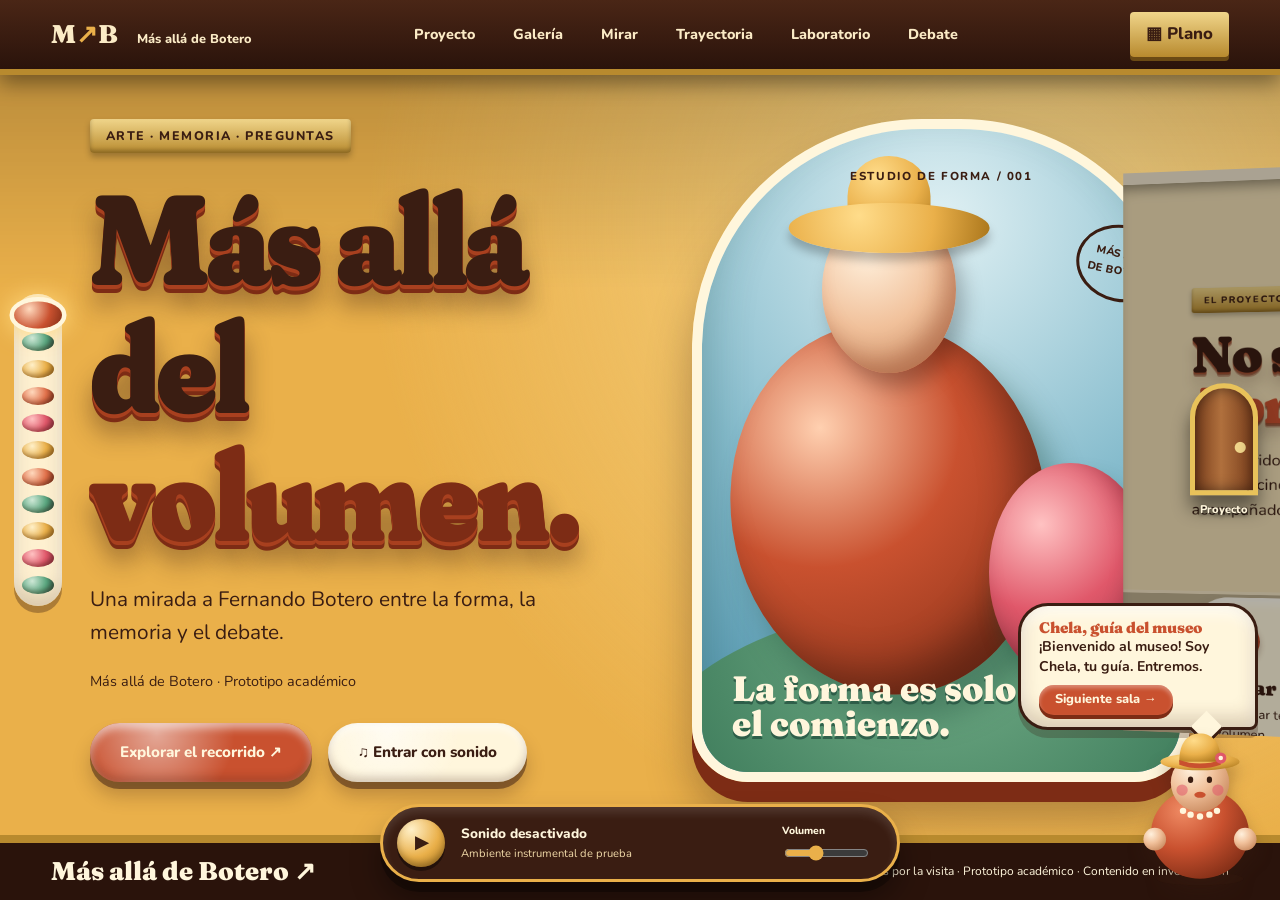
<file: index.html>
<!doctype html>
<html lang="es">
  <head>
    <meta charset="utf-8" />
    <meta name="viewport" content="width=device-width,initial-scale=1" />
    <meta name="theme-color" content="#c9512f" />
    <title>Más allá de Botero · Galería experimental</title>
    <link rel="preconnect" href="https://fonts.googleapis.com" />
    <link rel="preconnect" href="https://fonts.gstatic.com" crossorigin />
    <link
      href="https://fonts.googleapis.com/css2?family=Fraunces:opsz,wght,SOFT,WONK@9..144,900,0..100,0..1&family=Nunito:wght@400;700;800&display=swap"
      rel="stylesheet"
    />
    <link rel="stylesheet" href="estilos.css" />
    <script src="script.js" defer></script>
  </head>

  <body>
    <a class="skip" href="#contenido">Saltar al contenido</a>
    <div id="progreso" aria-hidden="true"></div>
    <header>
      <a class="marca" href="#inicio"
        >M<span>↗</span>B <small>Más allá de Botero</small></a
      ><button id="menu" aria-expanded="false" aria-controls="nav">
        Menú ☰
      </button>
      <nav id="nav" aria-label="Principal">
        <a href="#proyecto">Proyecto</a><a href="#galeria">Galería</a
        ><a href="#mirar">Mirar</a><a href="#trayectoria">Trayectoria</a
        ><a href="#laboratorio">Laboratorio</a><a href="#debate">Debate</a>
      </nav>
      <button id="plano" type="button" aria-haspopup="dialog">▦ Plano</button>
    </header>
    <main id="contenido">
      <section class="hero" id="inicio" data-sala="Entrada">
        <div class="hero-copy">
          <p class="eyebrow">ARTE · MEMORIA · PREGUNTAS</p>
          <h1>Más allá<br />del <em>volumen.</em></h1>
          <p class="lead">
            Una mirada a Fernando Botero entre la forma, la memoria y el debate.
          </p>
          <p class="muted">Más allá de Botero · Prototipo académico</p>
          <div class="acciones">
            <a class="btn" href="#galeria">Explorar el recorrido ↗</a
            ><button class="btn secundario" id="heroAudio">
              ♫ Entrar con sonido
            </button>
          </div>
        </div>
        <div
          class="poster"
          aria-label="Composición abstracta decorativa; no reproduce una obra de Botero"
        >
          <div class="orb o1"></div>
          <div class="orb o2"></div>
          <div class="orb o3"></div>
          <span class="poster-top">ESTUDIO DE FORMA / 001</span
          ><span class="poster-bottom">La forma es solo<br />el comienzo.</span
          ><span class="sello">MÁS ALLÁ<br />DE BOTERO</span>
        </div>
        <div class="boleto" aria-hidden="true">
          <b>BOLETO · ENTRADA LIBRE</b
          ><span>Recorrido por 10 salas · Más allá de Botero</span>
        </div>
      </section>
      <div class="cinta" aria-hidden="true">
        FORMA / CONTEXTO / MEMORIA / EXPRESIÓN / FORMA / CONTEXTO / MEMORIA /
        EXPRESIÓN
      </div>
      <section id="proyecto" data-sala="Sala 01 · El proyecto" class="">
        <div class="cabecera">
          <p class="eyebrow">EL PROYECTO</p>
          <h2>No solo mirar.<br /><em>Aprender a preguntar.</em></h2>
        </div>
        <div class="intro-grid">
          <p class="lead">
            Un recorrido propuesto por diez obras del Museo Botero y cinco obras
            externas o casos de debate, acompañado de imágenes, investigación y
            música.
          </p>
          <div>
            <p>
              Esta primera entrega presenta la estructura y la experiencia
              visual. Las fichas de la galería son espacios de trabajo: no son
              un catálogo verificado.
            </p>
            <p class="aviso">
              Las formas abstractas son ilustraciones del prototipo, no
              reproducciones de obras del artista.
            </p>
          </div>
        </div>
        <div class="pilares">
          <article>
            <span>01</span>
            <h3>Mirar</h3>
            <p>Observar técnica, composición y volumen.</p>
          </article>
          <article>
            <span>02</span>
            <h3>Comprender</h3>
            <p>Relacionar cada obra con su contexto.</p>
          </article>
          <article>
            <span>03</span>
            <h3>Cuestionar</h3>
            <p>Abrir preguntas sobre memoria y expresión.</p>
          </article>
        </div>
      </section>
      <section id="galeria" data-sala="Sala 02 · Galería principal" class="">
        <div class="cabecera">
          <p class="eyebrow">GALERÍA EN CONSTRUCCIÓN</p>
          <h2>Quince entradas.<br /><em>Muchas preguntas.</em></h2>
          <p>
            Recorre la sala: arrastra, usa las flechas o el deslizador. Toca la
            obra del centro para abrir su ficha.
          </p>
        </div>
        <div class="herramientas">
          <div class="filtros" role="group" aria-label="Filtrar galería">
            <button class="activo" data-filter="todos" aria-pressed="true">
              Todas · 15</button
            ><button data-filter="museo" aria-pressed="false">Museo · 10</button
            ><button data-filter="debate" aria-pressed="false">
              Fuera del museo · 5
            </button>
          </div>
          <label class="buscar"
            >⌕
            <input
              id="busqueda"
              type="search"
              placeholder="Buscar ficha…"
              aria-label="Buscar ficha"
          /></label>
        </div>
        <p id="resultados" class="muted" aria-live="polite"></p>
        <div class="sala" id="sala">
          <div
            id="obras"
            class="escena"
            role="group"
            aria-label="Sala de obras"
          ></div>
        </div>
        <div class="sala-ctl">
          <button
            class="btn secundario"
            id="prev"
            type="button"
            aria-label="Obra anterior"
          >
            ←
          </button>
          <div class="scrub">
            <output id="contador">01 / 15</output
            ><input
              type="range"
              id="scrub"
              min="0"
              max="14"
              value="0"
              aria-label="Recorrer obras"
            />
          </div>
          <button
            class="btn secundario"
            id="next"
            type="button"
            aria-label="Obra siguiente"
          >
            →
          </button>
        </div>
      </section>
      <section id="mirar" data-sala="Sala 03 · Cómo mirar" class="">
        <p class="eyebrow">CÓMO MIRAR</p>
        <h2>Cuatro preguntas<br /><em>para cada obra.</em></h2>
        <p class="ancho">
          Antes de leer la ficha, mira. Toca una tarjeta para ver la pregunta.
        </p>
        <div class="miradas">
          <button class="mirar" aria-pressed="false">
            <span class="mi-ico" aria-hidden="true"></span>
            <h3>Volumen</h3>
            <small>Toca para ver la pregunta</small>
            <p>
              ¿Dónde se concentra el peso de la figura? Compara el cuerpo con
              las manos, los pies y el rostro.
            </p>
          </button>
          <button class="mirar" aria-pressed="false">
            <span class="mi-ico" aria-hidden="true"></span>
            <h3>Color</h3>
            <small>Toca para ver la pregunta</small>
            <p>
              ¿Qué colores dominan? ¿Cómo cambiaría la escena si imaginas otros?
            </p>
          </button>
          <button class="mirar" aria-pressed="false">
            <span class="mi-ico" aria-hidden="true"></span>
            <h3>Escena</h3>
            <small>Toca para ver la pregunta</small>
            <p>
              ¿Qué ocurre? Describe lo que se ve, sin dar por hecho lo que no
              aparece.
            </p>
          </button>
          <button class="mirar" aria-pressed="false">
            <span class="mi-ico" aria-hidden="true"></span>
            <h3>Contexto</h3>
            <small>Toca para ver la pregunta</small>
            <p>
              ¿Cuándo y dónde se hizo? Busca la ficha del museo antes de
              interpretar.
            </p>
          </button>
        </div>
      </section>
      <section
        id="trayectoria"
        data-sala="Sala 04 · Trayectoria"
        class="oscuro"
      >
        <p class="eyebrow">MAPA DE INVESTIGACIÓN</p>
        <h2>Un estilo no aparece<br /><em>de un día para otro.</em></h2>
        <p>
          Estos son ejes del guion, no una periodización histórica confirmada.
          Selecciona uno para explorar las preguntas.
        </p>
        <div class="etapas" role="group" aria-label="Ejes de investigación">
          <button data-etapa="0" aria-pressed="true" class="activo">
            01 · Influencias</button
          ><button data-etapa="1" aria-pressed="false">
            02 · Lenguaje visual</button
          ><button data-etapa="2" aria-pressed="false">03 · Museo</button
          ><button data-etapa="3" aria-pressed="false">04 · Memoria</button>
        </div>
        <article id="etapaTexto" class="etapa" aria-live="polite"></article>
      </section>
      <section id="laboratorio" data-sala="Sala 05 · Laboratorio" class="">
        <div class="lab">
          <div>
            <p class="eyebrow">LABORATORIO DE VOLUMEN</p>
            <h2>Infla la figura.<br /><em>Mira qué pasa.</em></h2>
            <p>
              Mueve el control y cambia el color del vestido. Fíjate en qué
              partes crecen y cuáles se quedan pequeñas. La figura es inventada
              para este prototipo, no una obra del artista.
            </p>
            <label class="ctl" for="infla"
              >Volumen: <output id="inflaVal">100 %</output></label
            >
            <input
              type="range"
              id="infla"
              min="0.6"
              max="1.6"
              step="0.01"
              value="1"
            />
            <div class="swatches" role="group" aria-label="Color del vestido">
              <button
                style="--k: #c9512f"
                data-vestido="#c9512f"
                aria-label="Terracota"
                aria-pressed="true"
              ></button>
              <button
                style="--k: #3f7d5c"
                data-vestido="#3f7d5c"
                aria-label="Verde hoja"
                aria-pressed="false"
              ></button>
              <button
                style="--k: #4a8fa8"
                data-vestido="#4a8fa8"
                aria-label="Azul cielo"
                aria-pressed="false"
              ></button>
              <button
                style="--k: #e0586a"
                data-vestido="#e0586a"
                aria-label="Sandía"
                aria-pressed="false"
              ></button>
              <button
                style="--k: #eab04a"
                data-vestido="#eab04a"
                aria-label="Ocre"
                aria-pressed="false"
              ></button>
            </div>
          </div>
          <div
            class="lab-stage"
            id="labStage"
            role="img"
            aria-label="Figura abstracta cuyo volumen cambia con el control"
          >
            <div class="lf-pie p1"></div>
            <div class="lf-pie p2"></div>
            <div class="lf-cuerpo"></div>
            <div class="lf-mano m1"></div>
            <div class="lf-mano m2"></div>
            <div class="lf-cabeza">
              <i class="ojo"></i><i class="ojo d"></i><i class="boca"></i>
            </div>
          </div>
        </div>
      </section>
      <section id="debate" data-sala="Sala 06 · El arte incomoda" class="">
        <p class="eyebrow">EL ARTE TAMBIÉN INCOMODA</p>
        <h2>¿Representar es<br /><em>justificar?</em></h2>
        <p class="ancho">
          Preguntas de trabajo para investigar los casos sugeridos en la
          propuesta. No se presupone que hayan sido censurados.
        </p>
        <div class="debates">
          <details open>
            <summary>Abu Ghraib <span>↗</span></summary>
            <p>
              Investigar obras concretas de la serie, su contexto, las
              exposiciones y las reacciones documentadas. ¿Cómo se construye una
              denuncia visual?
            </p>
          </details>
          <details>
            <summary>El Pájaro y la memoria <span>↗</span></summary>
            <p>
              Verificar la historia de la escultura, el atentado y su
              transformación como lugar de memoria. ¿Cómo cambia el significado
              de una obra en el espacio público?
            </p>
          </details>
          <details>
            <summary>Violencia en Colombia <span>↗</span></summary>
            <p>
              Identificar títulos y fuentes de obras relacionadas con la
              violencia. ¿Qué evidencias permiten distinguir una representación
              crítica de una glorificación?
            </p>
          </details>
        </div>
      </section>
      <section id="sonido" data-sala="Sala 07 · Sala sonora" class="sonido">
        <div>
          <p class="eyebrow">PAISAJE SONORO</p>
          <h2>Otra forma<br />de <em>recorrer.</em></h2>
          <p>
            Prueba el ambiente instrumental generado para este prototipo o carga
            un archivo de audio de tu equipo. La música definitiva y sus
            permisos quedan pendientes.
          </p>
          <button id="soundMain" class="btn">▶ Escuchar ambiente</button
          ><label class="btn secundario archivo"
            >Cargar mi audio<input
              type="file"
              id="archivoAudio"
              accept="audio/*"
          /></label>
          <p id="archivoNombre" class="muted">
            Sin canciones externas incluidas.
          </p>
          <button id="volverAmbiente" class="linkbtn" hidden>
            Volver al ambiente generado
          </button>
        </div>
        <div class="visualizador" aria-hidden="true">
          <i></i><i></i><i></i><i></i><i></i><i></i><i></i><i></i><i></i><i></i
          ><i></i><i></i><i></i><i></i><i></i><i></i><i></i><i></i><i></i
          ><i></i>
        </div>
      </section>
      <section id="libreta" data-sala="Sala 08 · Libreta" class="">
        <p class="eyebrow">TU LIBRETA</p>
        <h2>Anota lo que <em>notaste.</em></h2>
        <p class="ancho">
          Escribe observaciones mientras recorres la galería. Se guardan solo en
          este navegador.
        </p>
        <div class="chips">
          <button
            class="chip"
            data-pregunta="¿Qué detalle no esperaba encontrar?"
          >
            ¿Qué detalle no esperabas?
          </button>
          <button
            class="chip"
            data-pregunta="¿Qué me dice el color de esta escena?"
          >
            ¿Qué te dice el color?
          </button>
          <button class="chip" data-pregunta="¿Qué le preguntaría al museo?">
            ¿Qué preguntarías al museo?
          </button>
        </div>
        <div class="papel">
          <textarea
            id="nota"
            rows="7"
            aria-label="Mi libreta"
            placeholder="Empieza a escribir…"
          ></textarea>
          <div class="papel-pie">
            <span id="notaCuenta" class="muted">0 caracteres</span
            ><button class="btn secundario" id="notaBorrar" type="button">
              Borrar notas
            </button>
          </div>
        </div>
      </section>
      <section id="equipo" data-sala="Sala 09 · Equipo" class="">
        <p class="eyebrow">EQUIPO</p>
        <h2>Cuatro miradas.<br /><em>Una historia.</em></h2>
        <div class="equipo">
          <article>
            <span>01 / GUION</span>
            <h3>Manuela<br />Gutiérrez</h3>
          </article>
          <article>
            <span>02 / IMÁGENES</span>
            <h3>Daniel<br />Duque</h3>
          </article>
          <article>
            <span>03 / MÚSICA</span>
            <h3>Jacobo<br />Parada</h3>
          </article>
          <article>
            <span>04 / PROGRAMACIÓN</span>
            <h3>Kevin<br />Caro</h3>
          </article>
        </div>
      </section>
      <section id="fuentes" data-sala="Sala 10 · Fuentes" class="fuentes">
        <p class="eyebrow">FUENTES Y CRÉDITOS</p>
        <h2>Investigar también es <em>citar.</em></h2>
        <p>
          Documento base: «Propuesta · Trabajo final: Más allá de Botero»,
          equipo del proyecto, 4 páginas.
        </p>
        <p>
          Por completar: fuentes de cada obra, referencias biográficas,
          procedencia de imágenes, permisos y fichas musicales. Los dibujos
          abstractos son recursos gráficos del prototipo. El ambiente sonoro se
          sintetiza mediante código y no utiliza grabaciones de terceros.
        </p>
      </section>
    </main>
    <footer>
      <a class="marca" href="#inicio">Más allá de Botero ↗</a>
      <p>
        Salida del museo · Gracias por la visita · Prototipo académico ·
        Contenido en investigación
      </p>
    </footer>
    <aside class="player" aria-label="Reproductor de música">
      <button id="play" aria-label="Reproducir ambiente">▶</button>
      <div>
        <span id="estadoAudio" role="status">Sonido desactivado</span
        ><small id="tipoAudio">Ambiente instrumental de prueba</small>
      </div>
      <label
        >Volumen<input
          id="volumen"
          type="range"
          min="0"
          max="1"
          step="0.01"
          value="0.35"
      /></label>
    </aside>
    <aside class="guia" aria-label="Guía del recorrido">
      <div class="guia-burbuja" id="guiaTexto">
        <b>Chela, guía del museo</b><span id="guiaMsg"></span
        ><button class="guia-sig" id="guiaSig" type="button">
          Siguiente sala →
        </button>
      </div>
      <button
        class="guia-btn"
        id="guiaBtn"
        aria-expanded="true"
        aria-controls="guiaTexto"
        aria-label="Mostrar u ocultar el mensaje de Chela, guía del museo"
      >
        <svg viewBox="0 0 140 170" aria-hidden="true">
          <defs>
            <radialGradient id="gV" cx=".32" cy=".25" r=".85">
              <stop offset="0" stop-color="#ef8a63" />
              <stop offset=".5" stop-color="#c9512f" />
              <stop offset="1" stop-color="#7d2c15" />
            </radialGradient>
            <radialGradient id="gP" cx=".34" cy=".28" r=".8">
              <stop offset="0" stop-color="#fff0dc" />
              <stop offset=".5" stop-color="#f1c19b" />
              <stop offset="1" stop-color="#c98a5f" />
            </radialGradient>
            <radialGradient id="gS" cx=".35" cy=".25" r=".9">
              <stop offset="0" stop-color="#ffdc8a" />
              <stop offset=".55" stop-color="#eab04a" />
              <stop offset="1" stop-color="#a8741a" />
            </radialGradient>
          </defs>
          <ellipse cx="70" cy="162" rx="46" ry="7" fill="rgba(58,29,18,.25)" />
          <ellipse cx="70" cy="114" rx="52" ry="48" fill="url(#gV)" />
          <circle cx="22" cy="120" r="12" fill="url(#gP)" />
          <circle cx="118" cy="120" r="12" fill="url(#gP)" />
          <g fill="#fff6dc">
            <circle cx="52" cy="90" r="3.4" />
            <circle cx="60" cy="94" r="3.4" />
            <circle cx="70" cy="96" r="3.4" />
            <circle cx="80" cy="94" r="3.4" />
            <circle cx="88" cy="90" r="3.4" />
          </g>
          <circle cx="70" cy="60" r="31" fill="url(#gP)" />
          <circle cx="51" cy="68" r="6" fill="#e0586a" opacity=".55" />
          <circle cx="89" cy="68" r="6" fill="#e0586a" opacity=".55" />
          <ellipse cx="60" cy="57" rx="2.8" ry="3.4" fill="#3a1d12" />
          <ellipse cx="80" cy="57" rx="2.8" ry="3.4" fill="#3a1d12" />
          <ellipse cx="70" cy="73" rx="6" ry="3.2" fill="#c9512f" />
          <ellipse cx="70" cy="38" rx="42" ry="9" fill="url(#gS)" />
          <path d="M48 38c0-22 10-30 22-30s22 8 22 30z" fill="url(#gS)" />
          <path d="M48 36c14 5 30 5 44 0v5c-14 5-30 5-44 0z" fill="#c9512f" />
          <circle cx="92" cy="34" r="6" fill="#e0586a" />
          <circle cx="92" cy="34" r="2.4" fill="#fff6dc" />
        </svg>
      </button>
    </aside>
    <audio id="audio" loop></audio>
    <dialog id="mapa">
      <button id="cerrarMapa" class="cerrar" aria-label="Cerrar plano">
        ✕
      </button>
      <h2>Plano del museo</h2>
      <p>Estás en: <b id="aqui">Entrada</b>. Toca una sala para ir.</p>
      <div class="plano" id="planoGrid"></div>
    </dialog>
    <dialog id="ficha">
      <button id="cerrar" class="cerrar" aria-label="Cerrar ficha">✕</button>
      <div id="fichaContenido"></div>
    </dialog>
  </body>
</html>
</file>
<file: estilos.css>
:root {
  --crema: #fbebc6;
  --crema2: #fff6dc;
  --ocre: #eab04a; 
  --terra: #c9512f;
  --terra-d: #7d2c15;
  --rosa: #eaa090;
  --verde: #3f7d5c;
  --verde-d: #1f4a3a;
  --azul: #86bccd;
  --azul-d: #4a8fa8;
  --cafe: #3a1d12;
  --muted: #6b4a3a;
  --em: var(--terra);
  --titulo: "Fraunces", Georgia, serif;
  --cuerpo: "Nunito", "Trebuchet MS", Arial, sans-serif;
  --inflado:
    inset 0 -10px 18px rgba(74, 38, 22, 0.2),
    inset 0 8px 14px rgba(255, 255, 255, 0.65);
  --boton:
    inset 0 -5px 8px rgba(58, 29, 18, 0.22),
    inset 0 5px 8px rgba(255, 255, 255, 0.6), 0 7px 0 rgba(58, 29, 18, 0.5);
}
* {
  box-sizing: border-box;
}
html {
  scroll-behavior: smooth;
  scroll-padding-top: 110px;
}
body {
  margin: 0;
  background: var(--ocre);
  color: var(--cafe);
  font-family: var(--cuerpo);
  font-size: 1.05rem;
  line-height: 1.6;
}
button,
input {
  font: inherit;
}
button,
a,
input,
summary {
  -webkit-tap-highlight-color: transparent;
}
button,
a,
summary {
  touch-action: manipulation;
}
a {
  color: inherit;
}
button {
  cursor: pointer;
}
:focus-visible {
  outline: 3px solid var(--cafe);
  outline-offset: 4px;
}
.oscuro :focus-visible,
.fuentes :focus-visible,
footer :focus-visible,
.player :focus-visible {
  outline-color: var(--crema);
}
h1,
h2,
h3,
p {
  margin-top: 0;
}
h1,
h2,
h3 {
  font-family: var(--titulo);
  font-weight: 900;
  font-variation-settings:
    "SOFT" 100,
    "WONK" 1;
  line-height: 1;
}
h1 {
  font-size: clamp(4rem, 10vw, 9rem);
  letter-spacing: -0.03em;
  margin-bottom: 24px;
  text-shadow:
    0 3px 0 rgba(255, 246, 220, 0.6),
    0 7px 0 rgba(125, 44, 21, 0.35),
    0 16px 24px rgba(58, 29, 18, 0.3);
}
h2 {
  font-size: clamp(2.6rem, 5.4vw, 5rem);
  letter-spacing: -0.025em;
  margin-bottom: 24px;
  text-shadow:
    0 3px 0 rgba(255, 246, 220, 0.5),
    0 7px 0 rgba(125, 44, 21, 0.22),
    0 12px 16px rgba(58, 29, 18, 0.16);
}
h3 {
  font-size: 1.7rem;
  letter-spacing: -0.01em;
}
em {
  font-style: normal;
  color: var(--em);
}
.oscuro,
.fuentes {
  --em: var(--ocre);
}
.oscuro h2,
.fuentes h2 {
  text-shadow:
    0 4px 0 rgba(0, 0, 0, 0.35),
    0 12px 18px rgba(0, 0, 0, 0.25);
}
#inicio,
#galeria,
#mirar,
#laboratorio,
#libreta,
#equipo,
#sonido {
  --em: var(--terra-d);
}

header {
  position: sticky;
  top: 10px;
  z-index: 30;
  display: flex;
  align-items: center;
  justify-content: space-between;
  margin: 12px 3% 0;
  padding: 10px 12px 10px 26px;
  border-radius: 999px;
  background: var(--crema2);
  box-shadow:
    var(--inflado),
    0 8px 0 rgba(125, 44, 21, 0.45),
    0 18px 24px rgba(58, 29, 18, 0.25);
}
.marca {
  text-decoration: none;
  font-family: var(--titulo);
  font-weight: 900;
  font-size: 1.6rem;
}
.marca span {
  color: var(--terra);
}
.marca small {
  font: 800 0.8rem var(--cuerpo);
  margin-left: 14px;
}
nav {
  display: flex;
  gap: 6px;
}
nav a {
  text-decoration: none;
  font-size: 0.9rem;
  font-weight: 800;
  padding: 9px 16px;
  border-radius: 999px;
}
nav a:hover {
  background: var(--ocre);
}
#menu {
  display: none;
}
.skip {
  position: fixed;
  top: -100px;
  z-index: 100;
  background: #fff;
  padding: 12px;
}
.skip:focus {
  top: 10px;
}
#progreso {
  position: fixed;
  top: 0;
  left: 0;
  height: 6px;
  background: var(--terra);
  border-radius: 0 6px 6px 0;
  z-index: 60;
  width: 0;
  box-shadow: 0 2px 0 var(--terra-d);
}

main {
  overflow-x: clip;
}
section {
  padding: 90px 7%;
}
main > section:not(.hero) {
  position: relative;
  margin-top: -52px;
  padding-top: 130px;
  border-radius: 72px 72px 0 0;
  box-shadow:
    inset 0 10px 0 rgba(255, 246, 220, 0.45),
    0 -18px 34px rgba(58, 29, 18, 0.25);
}
.cinta + section {
  margin-top: 0;
  border-radius: 0;
}
#proyecto,
#debate {
  background: var(--crema);
}
#mirar {
  background: var(--azul);
}
#galeria,
#libreta {
  background: var(--rosa);
}
#laboratorio,
#equipo {
  background: var(--ocre);
}
#sonido {
  background: var(--azul);
}
.oscuro {
  background: radial-gradient(circle at 15% 0, #2f6a53, var(--verde-d) 60%);
  color: var(--crema);
}
.fuentes {
  background: var(--cafe);
  color: var(--crema);
}

.hero {
  display: grid;
  grid-template-columns: 1.1fr 1fr;
  gap: 5%;
  padding-top: 50px;
  padding-bottom: 50px;
  background: radial-gradient(circle at 80% 20%, #f7d588, transparent 55%);
}
.hero-copy {
  align-self: center;
}
.eyebrow {
  display: inline-block;
  font-size: 0.78rem;
  letter-spacing: 0.04em;
  font-weight: 800;
  margin-bottom: 22px;
  padding: 7px 16px;
  border-radius: 999px;
  background: var(--cafe);
  color: var(--crema);
  box-shadow:
    inset 0 3px 5px rgba(255, 255, 255, 0.25),
    0 4px 0 rgba(0, 0, 0, 0.25);
}
.oscuro .eyebrow,
.fuentes .eyebrow {
  background: var(--ocre);
  color: var(--cafe);
}
.lead {
  font-size: 1.3rem;
  max-width: 520px;
}
.muted {
  color: var(--muted);
  font-size: 0.9rem;
}
.hero .muted,
#sonido .muted {
  color: var(--cafe);
}
.acciones {
  display: flex;
  flex-wrap: wrap;
  gap: 16px;
  margin-top: 30px;
}

.btn {
  border: 0;
  border-radius: 999px;
  background:
    radial-gradient(
      circle at 30% 18%,
      rgba(255, 255, 255, 0.5),
      transparent 48%
    ),
    var(--terra);
  color: var(--crema2);
  display: inline-flex;
  align-items: center;
  padding: 17px 30px;
  text-decoration: none;
  font-size: 0.95rem;
  font-weight: 800;
  box-shadow:
    var(--boton),
    0 14px 18px rgba(58, 29, 18, 0.25);
  transition:
    transform 0.25s cubic-bezier(0.34, 1.56, 0.64, 1),
    box-shadow 0.25s;
}
.btn:hover {
  transform: translateY(-4px) scale(1.04);
}
.btn:active {
  transform: translateY(5px);
  box-shadow: var(--boton);
}
.secundario {
  background:
    radial-gradient(
      circle at 30% 18%,
      rgba(255, 255, 255, 0.6),
      transparent 48%
    ),
    var(--crema2);
  color: var(--cafe);
}
.linkbtn {
  border: 0;
  background: transparent;
  text-decoration: underline;
  color: var(--cafe);
  font-weight: 800;
}

.poster {
  min-height: 580px;
  position: relative;
  overflow: hidden;
  background: radial-gradient(
    circle at 50% 14%,
    #dff0f3,
    var(--azul) 50%,
    var(--azul-d)
  );
  border: 10px solid var(--crema2);
  border-radius: 230px 230px 56px 56px;
  box-shadow:
    inset 0 -30px 50px rgba(31, 74, 58, 0.3),
    0 20px 0 var(--terra-d),
    0 36px 44px rgba(58, 29, 18, 0.35);
  isolation: isolate;
}
.poster:after {
  content: "";
  position: absolute;
  z-index: 0;
  left: -15%;
  bottom: -32%;
  width: 130%;
  height: 58%;
  border-radius: 50%;
  background: radial-gradient(circle at 50% 0, #79b38d, var(--verde) 62%);
}
.orb {
  position: absolute;
  z-index: 1;
  border-radius: 50%;
  transition: transform 0.4s cubic-bezier(0.34, 1.56, 0.64, 1);
}
.o1 {
  width: 66%;
  height: 58%;
  left: 6%;
  top: 30%;
  transform: rotate(-8deg);
  background: radial-gradient(
    circle at 32% 26%,
    #ffd0b0,
    var(--terra) 40%,
    #7d2c15
  );
  box-shadow:
    inset -22px -26px 40px rgba(0, 0, 0, 0.32),
    14px 26px 30px rgba(31, 74, 58, 0.4);
}
.o2 {
  width: 34%;
  height: 34%;
  right: 6%;
  bottom: 14%;
  background: radial-gradient(circle at 32% 28%, #ffc2c2, #e0586a 45%, #8e2a3c);
  box-shadow:
    inset -14px -16px 26px rgba(0, 0, 0, 0.3),
    10px 18px 22px rgba(31, 74, 58, 0.4);
}
.o3 {
  width: 28%;
  height: 26%;
  left: 25%;
  top: 12%;
  background: radial-gradient(circle at 34% 28%, #fff0dc, #f1c19b 50%, #c98a5f);
  box-shadow:
    inset -12px -14px 22px rgba(125, 44, 21, 0.35),
    8px 14px 20px rgba(0, 0, 0, 0.25);
}
.o3:before,
.o3:after,
.lf-cabeza:before,
.lf-cabeza:after {
  content: "";
  position: absolute;
  left: 50%;
  transform: translateX(-50%);
}
.o3:before,
.lf-cabeza:before {
  top: -30%;
  width: 62%;
  height: 48%;
  border-radius: 50% 50% 30% 30%;
  background: radial-gradient(
    circle at 35% 25%,
    #ffdc8a,
    var(--ocre) 55%,
    #a8741a
  );
}
.o3:after,
.lf-cabeza:after {
  top: -2%;
  width: 150%;
  height: 30%;
  border-radius: 50%;
  background: radial-gradient(
    circle at 35% 25%,
    #ffdc8a,
    var(--ocre) 55%,
    #a8741a
  );
  box-shadow: 0 8px 10px rgba(0, 0, 0, 0.25);
}
.poster:hover .o1 {
  transform: rotate(-2deg) translateY(-10px) scale(1.03);
}
.poster:hover .o2 {
  transform: translateY(-14px);
}
.poster-top,
.poster-bottom,
.sello {
  position: absolute;
  z-index: 2;
}
.poster-top {
  top: 6%;
  width: 100%;
  text-align: center;
  font-size: 0.72rem;
  font-weight: 800;
  letter-spacing: 0.14em;
  color: var(--cafe);
}
.poster-bottom {
  bottom: 30px;
  left: 30px;
  font: 900 2.2rem/1 var(--titulo);
  color: var(--crema2);
  text-shadow: 0 3px 0 rgba(31, 74, 58, 0.7);
}
.sello {
  right: 12px;
  top: 15%;
  border: 3px solid var(--cafe);
  border-radius: 50%;
  padding: 18px 10px;
  color: var(--cafe);
  font-size: 0.68rem;
  font-weight: 800;
  text-align: center;
  transform: rotate(12deg);
}
.hero-footer {
  grid-column: 1/-1;
  display: flex;
  justify-content: space-between;
  gap: 20px;
  font-size: 0.85rem;
  font-weight: 800;
  padding-top: 44px;
}
.hero-footer a {
  text-decoration: none;
}

.cinta {
  position: relative;
  z-index: 2;
  white-space: nowrap;
  overflow: hidden;
  background: var(--terra);
  color: var(--crema2);
  font-weight: 800;
  letter-spacing: 0.2em;
  padding: 20px 0;
  font-size: 0.85rem;
  border-radius: 0 0 48px 48px;
  box-shadow: inset 0 -8px 14px rgba(0, 0, 0, 0.25);
}

.intro-grid {
  display: grid;
  grid-template-columns: 1fr 1fr;
  gap: 10%;
}
.aviso {
  font-size: 0.9rem;
  border-left: 6px solid var(--terra);
  border-radius: 4px;
  padding-left: 16px;
}
.pilares {
  display: grid;
  grid-template-columns: repeat(3, 1fr);
  gap: 28px;
  margin-top: 44px;
}
.pilares article {
  background: var(--crema2);
  border-radius: 48px;
  padding: 30px;
  box-shadow:
    var(--inflado),
    0 16px 24px rgba(58, 29, 18, 0.22);
}
.pilares span {
  display: grid;
  place-items: center;
  width: 58px;
  height: 58px;
  border-radius: 50%;
  background: radial-gradient(
    circle at 32% 26%,
    #ffd9bd,
    var(--terra) 55%,
    var(--terra-d)
  );
  color: var(--crema2);
  font-weight: 800;
  box-shadow: 0 5px 8px rgba(58, 29, 18, 0.3);
}
.pilares article:nth-child(2) span {
  background: radial-gradient(
    circle at 32% 26%,
    #cfe8d6,
    var(--verde) 55%,
    var(--verde-d)
  );
}
.pilares article:nth-child(3) span {
  background: radial-gradient(
    circle at 32% 26%,
    #e6f5f8,
    var(--azul-d) 60%,
    #2b5f73
  );
}
.pilares h3 {
  margin: 20px 0 10px;
}

.herramientas {
  display: flex;
  justify-content: space-between;
  flex-wrap: wrap;
  gap: 18px;
  margin: 30px 0 15px;
}
.filtros {
  display: flex;
  gap: 12px;
  flex-wrap: wrap;
}
.filtros button,
.etapas button,
.chip {
  padding: 14px 26px;
  border: 0;
  border-radius: 999px;
  background: var(--crema2);
  color: var(--cafe);
  font-size: 0.9rem;
  font-weight: 800;
  box-shadow: var(--boton);
  transition: transform 0.25s cubic-bezier(0.34, 1.56, 0.64, 1);
}
.filtros button:hover,
.etapas button:hover,
.chip:hover {
  transform: translateY(-3px);
}
.filtros button:active,
.etapas button:active,
.chip:active {
  transform: translateY(4px);
  box-shadow:
    inset 0 5px 8px rgba(58, 29, 18, 0.25),
    0 3px 0 rgba(58, 29, 18, 0.5);
}
.filtros .activo {
  background: var(--terra);
  color: var(--crema2);
}
.buscar {
  display: flex;
  align-items: center;
  gap: 8px;
  background: var(--crema2);
  border-radius: 999px;
  padding: 10px 22px;
  font-weight: 800;
  box-shadow:
    inset 0 5px 10px rgba(58, 29, 18, 0.25),
    0 3px 0 rgba(255, 255, 255, 0.5);
}
.buscar input {
  background: transparent;
  border: 0;
  width: 160px;
  color: var(--cafe);
  outline-offset: 8px;
}
#resultados {
  color: var(--cafe);
}

.obras {
  display: grid;
  grid-template-columns: repeat(3, 1fr);
  gap: 36px 28px;
  margin-top: 20px;
}
.obra {
  display: block;
  width: 100%;
  text-align: left;
  border: 0;
  background: radial-gradient(circle at 25% 0, #fffdf3, var(--crema2) 60%);
  color: inherit;
  padding: 18px 18px 22px;
  border-radius: 52px;
  box-shadow:
    var(--inflado),
    0 18px 28px rgba(58, 29, 18, 0.3);
  transition: transform 0.3s cubic-bezier(0.34, 1.56, 0.64, 1);
}
.obra:hover {
  transform: translateY(-8px) scale(1.02);
}
.obra:active {
  transform: translateY(0);
}
.miniatura {
  height: 270px;
  overflow: hidden;
  position: relative;
  background:
    radial-gradient(
      circle at 50% 110%,
      rgba(255, 255, 255, 0.4),
      transparent 60%
    ),
    var(--c);
  border-radius: 30px;
  margin: 12px 12px 16px;
  box-shadow:
    0 0 0 9px #e2b24f,
    0 0 0 12px #8a5a14,
    0 12px 16px 12px rgba(58, 29, 18, 0.2),
    inset 0 -14px 24px rgba(0, 0, 0, 0.18),
    inset 0 6px 10px rgba(255, 255, 255, 0.4);
}
.miniatura:after,
.miniatura:before {
  content: "";
  position: absolute;
  border-radius: 50%;
  transition: transform 0.4s cubic-bezier(0.34, 1.56, 0.64, 1);
}
.miniatura:after {
  width: 66%;
  height: 72%;
  left: 17%;
  bottom: -18%;
  transform: rotate(calc(var(--rot) / 4));
  background:
    radial-gradient(
      circle at 34% 26%,
      rgba(255, 255, 255, 0.55),
      transparent 42%
    ),
    color-mix(in srgb, var(--c) 40%, #3a1d12);
  box-shadow: inset -18px -22px 30px rgba(0, 0, 0, 0.35);
}
.miniatura:before {
  z-index: 1;
  width: 30%;
  aspect-ratio: 1;
  left: 35%;
  top: 14%;
  background: radial-gradient(circle at 34% 28%, #fff0dc, #f1c19b 50%, #c98a5f);
  box-shadow:
    inset -8px -10px 14px rgba(125, 44, 21, 0.35),
    0 8px 10px rgba(0, 0, 0, 0.25);
}
.obra:hover .miniatura:after {
  transform: rotate(0) scale(1.07);
}
.obra:hover .miniatura:before {
  transform: translateY(-6px);
}
.num {
  position: absolute;
  top: 16px;
  left: 18px;
  z-index: 2;
  color: var(--cafe);
  font-size: 0.85rem;
  font-weight: 800;
  background: var(--crema2);
  padding: 2px 12px;
  border-radius: 999px;
}
.placeholder {
  position: absolute;
  bottom: 14px;
  left: 50%;
  transform: translateX(-50%);
  white-space: nowrap;
  z-index: 2;
  background: var(--cafe);
  color: var(--crema2);
  font-size: 0.62rem;
  font-weight: 800;
  letter-spacing: 0.06em;
  padding: 4px 12px;
  border-radius: 999px;
}
.obra h3 {
  font-size: 1.45rem;
  margin: 18px 6px 6px;
}
.obra p {
  font-size: 0.82rem;
  color: var(--muted);
  margin: 0 6px;
}

.oscuro > p {
  max-width: 700px;
}
.etapas {
  display: flex;
  gap: 14px;
  flex-wrap: wrap;
  margin: 32px 0;
}
.etapas .activo {
  background: var(--ocre);
  color: var(--cafe);
}
.etapa {
  padding: 32px 36px;
  min-height: 190px;
  max-width: 820px;
  border-radius: 48px;
  background: rgba(255, 246, 220, 0.1);
  box-shadow:
    inset 0 8px 18px rgba(255, 255, 255, 0.12),
    inset 0 -12px 22px rgba(0, 0, 0, 0.28);
}
.etapa h3 {
  font-size: 2.1rem;
}
.ancho {
  max-width: 700px;
}
.debates {
  margin-top: 36px;
  display: grid;
  gap: 18px;
}
details {
  background: var(--crema2);
  border-radius: 40px;
  padding: 24px 30px;
  box-shadow:
    var(--inflado),
    0 12px 0 rgba(125, 44, 21, 0.3);
}
summary {
  font: 900 1.7rem var(--titulo);
  font-variation-settings: "SOFT" 100;
  cursor: pointer;
  list-style: none;
  display: flex;
  justify-content: space-between;
  align-items: center;
  gap: 16px;
}
summary::-webkit-details-marker {
  display: none;
}
summary span {
  display: grid;
  place-items: center;
  flex: none;
  width: 46px;
  height: 46px;
  border-radius: 50%;
  background: radial-gradient(
    circle at 32% 26%,
    #ffd9bd,
    var(--terra) 55%,
    var(--terra-d)
  );
  color: var(--crema2);
  font-size: 1.1rem;
  transition: transform 0.3s cubic-bezier(0.34, 1.56, 0.64, 1);
}
details[open] summary span {
  transform: rotate(90deg);
}
details p {
  max-width: 750px;
  margin: 18px 0 0;
}

.sonido {
  display: grid;
  grid-template-columns: 1fr 1fr;
  gap: 50px;
}
.sonido p {
  max-width: 550px;
}
.sonido .btn {
  margin: 8px 12px 8px 0;
}
.archivo {
  cursor: pointer;
  position: relative;
}
.archivo input {
  position: absolute;
  width: 1px;
  height: 1px;
  opacity: 0;
}
.archivo:focus-within {
  outline: 3px solid var(--cafe);
  outline-offset: 4px;
}
.visualizador {
  display: flex;
  align-items: flex-end;
  justify-content: center;
  gap: 9px;
  min-height: 260px;
  padding-bottom: 10px;
}
.visualizador i {
  width: 20px;
  height: 40px;
  background:
    radial-gradient(
      circle at 30% 20%,
      rgba(255, 255, 255, 0.55),
      transparent 50%
    ),
    var(--terra);
  border-radius: 999px;
  box-shadow: inset -4px -6px 8px rgba(0, 0, 0, 0.25);
  transform: scaleY(0.6);
  transform-origin: bottom;
  animation: onda 1.1s ease-in-out infinite alternate;
  animation-play-state: paused;
}
.visualizador i:nth-child(3n) {
  background-color: var(--verde);
}
.visualizador i:nth-child(3n + 1) {
  background-color: var(--ocre);
}
.sonando .visualizador i {
  animation-play-state: running;
}
.visualizador i:nth-child(3n) {
  height: 140px;
  animation-delay: -0.7s;
}
.visualizador i:nth-child(3n + 1) {
  height: 90px;
  animation-delay: -0.3s;
}
.visualizador i:nth-child(4n) {
  height: 190px;
  animation-delay: -0.9s;
}
@keyframes onda {
  to {
    transform: scaleY(1);
  }
}

.equipo {
  display: grid;
  grid-template-columns: repeat(4, 1fr);
  gap: 24px;
  margin-top: 40px;
}
.equipo article {
  background: var(--crema2);
  border-radius: 60px 60px 40px 40px;
  padding: 26px 24px 30px;
  box-shadow:
    var(--inflado),
    0 14px 22px rgba(58, 29, 18, 0.25);
}
.equipo article:before {
  content: "";
  display: block;
  width: 76px;
  aspect-ratio: 1;
  border-radius: 50%;
  margin-bottom: 16px;
  background: radial-gradient(circle at 34% 28%, #fff0dc, #f1c19b 50%, #c98a5f);
  box-shadow:
    inset -8px -10px 14px rgba(125, 44, 21, 0.35),
    0 8px 10px rgba(58, 29, 18, 0.25);
}
.equipo span {
  font-size: 0.72rem;
  font-weight: 800;
  letter-spacing: 0.06em;
  color: var(--muted);
}
.equipo h3 {
  margin-top: 14px;
  font-size: 1.9rem;
}
.fuentes p {
  max-width: 800px;
}

footer {
  background: var(--terra-d);
  color: var(--crema2);
  padding: 44px 7% 140px;
  position: relative;
  margin-top: -30px;
  border-radius: 56px 56px 0 0;
}
footer p {
  font-size: 0.85rem;
  margin-top: 15px;
}

.player {
  position: fixed;
  bottom: 18px;
  left: 50%;
  transform: translateX(-50%);
  z-index: 40;
  display: flex;
  gap: 16px;
  align-items: center;
  background: var(--cafe);
  color: var(--crema2);
  padding: 12px 26px 12px 14px;
  border: 3px solid var(--ocre);
  border-radius: 999px;
  box-shadow:
    inset 0 6px 10px rgba(255, 255, 255, 0.12),
    0 10px 0 rgba(0, 0, 0, 0.3),
    0 20px 30px rgba(0, 0, 0, 0.35);
  max-width: 95vw;
  width: 520px;
}
.player button {
  border: 0;
  background: radial-gradient(
    circle at 30% 22%,
    #fff0c8,
    var(--ocre) 55%,
    #a8741a
  );
  color: var(--cafe);
  border-radius: 50%;
  width: 48px;
  height: 48px;
  flex-shrink: 0;
  font-weight: 800;
  box-shadow:
    inset 0 -4px 6px rgba(0, 0, 0, 0.25),
    0 4px 0 rgba(0, 0, 0, 0.4);
  transition: transform 0.2s;
}
.player button:hover {
  transform: scale(1.08);
}
.player div {
  flex: 1;
  min-width: 0;
}
.player span {
  font-size: 0.85rem;
  display: block;
  font-weight: 800;
}
.player small {
  display: block;
  font-size: 0.7rem;
  white-space: nowrap;
  overflow: hidden;
  text-overflow: ellipsis;
  color: #f0d9a8;
}
.player label {
  font-size: 0.65rem;
  display: grid;
  gap: 3px;
  font-weight: 800;
}
.player input {
  width: 85px;
  accent-color: var(--ocre);
}

dialog {
  border: 0;
  border-radius: 56px;
  max-width: 660px;
  width: 90%;
  max-height: 85vh;
  overflow: auto;
  padding: 48px;
  background: var(--crema2);
  color: var(--cafe);
  box-shadow:
    var(--inflado),
    0 24px 60px rgba(0, 0, 0, 0.5);
}
dialog::backdrop {
  background: rgba(31, 74, 58, 0.8);
  backdrop-filter: blur(7px);
}
dialog h2 {
  font-size: 2.7rem;
}
dialog li {
  margin: 10px 0;
}
.cerrar {
  position: absolute;
  top: 18px;
  right: 18px;
  border: 0;
  background: var(--ocre);
  border-radius: 50%;
  width: 44px;
  height: 44px;
  display: grid;
  place-items: center;
  font-size: 1.1rem;
  font-weight: 800;
  box-shadow: var(--boton);
  transition: transform 0.2s;
}
.cerrar:hover {
  transform: scale(1.08);
  background: var(--terra);
  color: var(--crema2);
}

.guia {
  position: fixed;
  right: 14px;
  bottom: 14px;
  z-index: 35;
  display: flex;
  flex-direction: column;
  align-items: flex-end;
}
.guia-burbuja {
  position: relative;
  max-width: 240px;
  margin: 0 8px -4px 0;
  background: var(--crema2);
  border: 3px solid var(--cafe);
  border-radius: 30px 30px 8px 30px;
  padding: 12px 18px;
  font-size: 0.88rem;
  font-weight: 700;
  line-height: 1.4;
  box-shadow:
    var(--inflado),
    0 8px 0 rgba(58, 29, 18, 0.25);
}
.guia-burbuja b {
  display: block;
  font: 900 0.95rem var(--titulo);
  color: var(--terra);
}
.guia-burbuja:after {
  content: "";
  position: absolute;
  right: 36px;
  bottom: -14px;
  width: 22px;
  height: 22px;
  background: var(--crema2);
  border-right: 3px solid var(--cafe);
  border-bottom: 3px solid var(--cafe);
  transform: rotate(45deg);
  border-radius: 0 0 6px 0;
}
.guia.callada .guia-burbuja {
  display: none;
}
.guia-btn {
  border: 0;
  background: transparent;
  padding: 0;
  border-radius: 50%;
}
.guia-btn svg {
  display: block;
  width: 132px;
  height: auto;
  overflow: visible;
  filter: drop-shadow(0 10px 8px rgba(58, 29, 18, 0.3));
  transform-origin: 50% 100%;
  transition: transform 0.3s cubic-bezier(0.34, 1.56, 0.64, 1);
}
.guia-btn:hover svg {
  transform: scale(1.06) rotate(-3deg);
}
.guia.habla .guia-btn svg {
  animation: bote 0.7s;
}
@keyframes bote {
  0% {
    transform: none;
  }
  25% {
    transform: scale(1.08, 0.9);
  }
  55% {
    transform: scale(0.95, 1.08) translateY(-10px);
  }
  80% {
    transform: scale(1.03, 0.98);
  }
  100% {
    transform: none;
  }
}

/* nuevas secciones */
.miradas {
  display: grid;
  grid-template-columns: repeat(4, 1fr);
  gap: 24px;
  margin-top: 40px;
}
.mirar {
  border: 0;
  text-align: left;
  color: inherit;
  background: var(--crema2);
  border-radius: 60px 60px 40px 40px;
  padding: 28px;
  min-height: 270px;
  box-shadow:
    var(--inflado),
    0 16px 24px rgba(58, 29, 18, 0.25);
  transition: transform 0.3s cubic-bezier(0.34, 1.56, 0.64, 1);
}
.mirar:hover {
  transform: translateY(-6px) rotate(-1deg);
}
.mirar[aria-pressed="true"] {
  background: #fff;
}
.mi-ico {
  display: block;
  width: 64px;
  aspect-ratio: 1;
  border-radius: 50%;
  margin-bottom: 18px;
  background: radial-gradient(
    circle at 32% 26%,
    #ffd9bd,
    var(--terra) 55%,
    var(--terra-d)
  );
  box-shadow: 0 6px 10px rgba(58, 29, 18, 0.3);
}
.mirar:nth-child(2) .mi-ico {
  background: radial-gradient(
    circle at 32% 26%,
    #fff0c8,
    var(--ocre) 55%,
    #a8741a
  );
}
.mirar:nth-child(3) .mi-ico {
  background: radial-gradient(
    circle at 32% 26%,
    #cfe8d6,
    var(--verde) 55%,
    var(--verde-d)
  );
}
.mirar:nth-child(4) .mi-ico {
  background: radial-gradient(
    circle at 32% 26%,
    #e6f5f8,
    var(--azul-d) 60%,
    #2b5f73
  );
}
.mirar small {
  display: block;
  color: var(--muted);
  font-weight: 700;
  margin-top: 10px;
}
.mirar p {
  display: none;
  margin: 12px 0 0;
  font-weight: 700;
}
.mirar[aria-pressed="true"] p {
  display: block;
}
.mirar[aria-pressed="true"] small {
  display: none;
}
.lab {
  display: grid;
  grid-template-columns: 1fr 1fr;
  gap: 6%;
  align-items: center;
}
.ctl {
  display: block;
  font-weight: 800;
  margin-top: 26px;
}
#infla {
  width: 100%;
  accent-color: var(--terra);
  margin: 10px 0 24px;
}
.swatches {
  display: flex;
  gap: 14px;
  flex-wrap: wrap;
}
.swatches button {
  width: 48px;
  height: 48px;
  border-radius: 50%;
  border: 0;
  background:
    radial-gradient(
      circle at 32% 26%,
      rgba(255, 255, 255, 0.6),
      transparent 45%
    ),
    var(--k);
  box-shadow:
    inset -5px -7px 10px rgba(0, 0, 0, 0.3),
    0 5px 0 rgba(58, 29, 18, 0.45);
}
.swatches button[aria-pressed="true"] {
  outline: 3px solid var(--cafe);
  outline-offset: 4px;
}
.lab-stage {
  --inf: 1;
  --vestido: #c9512f;
  position: relative;
  height: 410px;
  border-radius: 200px 200px 56px 56px;
  background: radial-gradient(
    circle at 50% 18%,
    #dff0f3,
    var(--azul) 55%,
    var(--azul-d)
  );
  border: 10px solid var(--crema2);
  box-shadow:
    inset 0 -30px 40px rgba(31, 74, 58, 0.3),
    0 18px 0 var(--terra-d),
    0 32px 40px rgba(58, 29, 18, 0.35);
  overflow: hidden;
}
.lab-stage > * {
  position: absolute;
  left: 50%;
  transform: translateX(-50%);
}
.lf-pie {
  bottom: 12px;
  width: 36px;
  height: 18px;
  border-radius: 50%;
  background: var(--cafe);
}
.lf-pie.p1 {
  left: calc(50% - 30px);
}
.lf-pie.p2 {
  left: calc(50% + 30px);
}
.lf-cuerpo {
  bottom: 26px;
  width: calc(150px * var(--inf));
  height: calc(135px * var(--inf));
  border-radius: 50%;
  background:
    radial-gradient(
      circle at 34% 26%,
      rgba(255, 255, 255, 0.5),
      transparent 42%
    ),
    var(--vestido);
  box-shadow:
    inset -18px -22px 30px rgba(0, 0, 0, 0.35),
    12px 20px 24px rgba(31, 74, 58, 0.35);
}
.lf-mano {
  width: 26px;
  height: 26px;
  border-radius: 50%;
  bottom: calc(26px + 42px * var(--inf));
  background: radial-gradient(circle at 34% 28%, #fff0dc, #f1c19b 55%, #c98a5f);
  box-shadow: inset -4px -5px 7px rgba(125, 44, 21, 0.35);
}
.lf-mano.m1 {
  left: calc(50% - 76px * var(--inf) - 6px);
}
.lf-mano.m2 {
  left: calc(50% + 76px * var(--inf) + 6px);
}
.lf-cabeza {
  bottom: calc(26px + 135px * var(--inf) - 24px);
  width: calc(66px * var(--inf));
  aspect-ratio: 1;
  border-radius: 50%;
  background: radial-gradient(circle at 34% 28%, #fff0dc, #f1c19b 50%, #c98a5f);
  box-shadow:
    inset -10px -12px 18px rgba(125, 44, 21, 0.35),
    8px 12px 16px rgba(0, 0, 0, 0.25);
}
.lf-cabeza i {
  position: absolute;
  display: block;
}
.ojo {
  width: 7px;
  height: 9px;
  border-radius: 50%;
  background: var(--cafe);
  top: 42%;
  left: 30%;
}
.ojo.d {
  left: auto;
  right: 30%;
}
.boca {
  width: 14px;
  height: 7px;
  border-radius: 50%;
  background: var(--terra);
  left: 50%;
  bottom: 20%;
  transform: translateX(-50%);
}
.chips {
  display: flex;
  flex-wrap: wrap;
  gap: 14px;
  margin: 28px 0;
}
.chip {
  font-size: 0.9rem;
}
.papel {
  background: var(--crema2);
  border-radius: 48px;
  padding: 26px;
  box-shadow:
    var(--inflado),
    0 14px 24px rgba(58, 29, 18, 0.25);
  max-width: 820px;
}
.papel textarea {
  display: block;
  width: 100%;
  border: 0;
  border-radius: 24px;
  padding: 6px 18px;
  resize: vertical;
  font: 700 1rem/33px var(--cuerpo);
  color: var(--cafe);
  background: repeating-linear-gradient(
    transparent 0 31px,
    rgba(201, 81, 47, 0.28) 31px 33px
  );
}
.papel-pie {
  display: flex;
  justify-content: space-between;
  align-items: center;
  gap: 16px;
  margin-top: 16px;
}
main > section:not(.hero):after {
  content: "";
  position: absolute;
  z-index: 1;
  pointer-events: none;
  top: -38px;
  right: 8%;
  width: 96px;
  aspect-ratio: 1;
  border-radius: 50%;
  background: radial-gradient(
    circle at 34% 28%,
    #fff0d0,
    var(--fc, #e0704a) 45%,
    rgba(0, 0, 0, 0.35)
  );
  box-shadow:
    inset -10px -12px 18px rgba(0, 0, 0, 0.25),
    0 10px 14px rgba(58, 29, 18, 0.3);
}
main > section:nth-of-type(even):after {
  right: auto;
  left: 8%;
}
main > section:nth-of-type(3n):after {
  --fc: #e0586a;
}
main > section:nth-of-type(3n + 1):after {
  --fc: #5aa67f;
}
main > section:nth-of-type(3n + 2):after {
  --fc: #f0bb52;
}
.cinta + section:after {
  display: none;
}
@media (max-width: 900px) {
  .miradas {
    grid-template-columns: repeat(2, 1fr);
  }
}
@media (max-width: 650px) {
  .miradas,
  .lab {
    grid-template-columns: 1fr;
  }
  .lab-stage {
    height: 370px;
  }
  main > section:not(.hero):after {
    width: 64px;
    top: -26px;
  }
}
.reveal {
  transition:
    opacity 0.6s,
    transform 0.6s;
}
.js .reveal.pendiente {
  opacity: 0;
  transform: translateY(22px);
}

@media (min-width: 1500px) {
  section {
    padding-left: max(7%, calc((100vw - 1300px) / 2));
    padding-right: max(7%, calc((100vw - 1300px) / 2));
  }
}
@media (max-width: 900px) {
  .marca small {
    display: none;
  }
  .hero {
    gap: 30px;
  }
  .poster {
    min-height: 480px;
  }
  .obras,
  .equipo {
    grid-template-columns: repeat(2, 1fr);
  }
  .sonido {
    gap: 20px;
  }
  .visualizador {
    gap: 5px;
  }
  .guia {
    bottom: 96px;
  }
}
@media (max-width: 650px) {
  section {
    padding: 60px 6%;
  }
  main > section:not(.hero) {
    padding-top: 100px;
    border-radius: 48px 48px 0 0;
  }
  header {
    padding: 8px 10px 8px 20px;
    margin: 10px 3% 0;
  }
  #menu {
    display: block;
    background: var(--ocre);
    border: 0;
    padding: 10px 18px;
    font-weight: 800;
    color: var(--cafe);
    border-radius: 999px;
    box-shadow: var(--boton);
  }
  nav {
    display: none;
    position: absolute;
    top: calc(100% + 14px);
    left: 0;
    right: 0;
    background: var(--crema2);
    padding: 16px;
    flex-direction: column;
    border-radius: 36px;
    box-shadow:
      var(--inflado),
      0 14px 24px rgba(58, 29, 18, 0.3);
  }
  nav.abierto {
    display: flex;
  }
  .hero {
    grid-template-columns: 1fr;
    padding-top: 34px;
  }
  .poster {
    min-height: 400px;
    max-width: 450px;
    width: 100%;
    margin: auto;
    border-radius: 170px 170px 48px 48px;
  }
  .hero-footer {
    flex-wrap: wrap;
    font-size: 0.75rem;
  }
  .intro-grid,
  .sonido {
    grid-template-columns: 1fr;
  }
  .pilares {
    grid-template-columns: 1fr;
  }
  .obras,
  .equipo {
    grid-template-columns: 1fr;
  }
  .miniatura {
    height: 230px;
  }
  .visualizador {
    min-height: 180px;
  }
  .player {
    gap: 9px;
    padding: 10px 14px 10px 10px;
  }
  .player label input {
    width: 65px;
  }
  dialog {
    padding: 44px 24px;
    border-radius: 36px;
  }
  .guia-btn svg {
    width: 96px;
  }
  .guia-burbuja {
    max-width: 190px;
    font-size: 0.8rem;
    padding: 10px 14px;
  }
}
/* v3: volumen, sala 3D y navegación */
h1 {
  text-shadow:
    0 2px 0 #a8401f,
    0 4px 0 #a8401f,
    0 6px 0 #7d2c15,
    0 8px 0 #7d2c15,
    0 20px 26px rgba(58, 29, 18, 0.45);
}
h2 {
  text-shadow:
    0 2px 0 rgba(168, 64, 31, 0.55),
    0 4px 0 rgba(125, 44, 21, 0.45),
    0 6px 0 rgba(125, 44, 21, 0.35),
    0 16px 18px rgba(58, 29, 18, 0.22);
}
main > section:not(.hero) {
  isolation: isolate;
}
main > section:not(.hero):before {
  content: "";
  position: absolute;
  inset: 0;
  z-index: -1;
  border-radius: inherit;
  pointer-events: none;
  background: radial-gradient(
    120% 50% at 50% 0,
    rgba(255, 255, 255, 0.32),
    transparent 70%
  );
}
.oscuro:before,
.fuentes:before {
  opacity: 0.3;
}
.o1 {
  translate: calc(var(--px, 0) * -18px) calc(var(--py, 0) * -12px);
}
.o2 {
  translate: calc(var(--px, 0) * 26px) calc(var(--py, 0) * 16px);
}
.o3 {
  translate: calc(var(--px, 0) * -32px) calc(var(--py, 0) * -20px);
}
.tilt {
  transform: perspective(800px) rotateX(var(--rx, 0deg))
    rotateY(var(--ry, 0deg));
  transition: transform 0.25s ease-out;
}
header {
  transition: transform 0.45s cubic-bezier(0.3, 1.3, 0.5, 1);
}
header.oculto {
  transform: translateY(calc(-100% - 30px));
}
nav a.actual {
  background: var(--terra);
  color: var(--crema2);
}
.rail {
  position: fixed;
  right: 14px;
  top: 40%;
  transform: translateY(-50%);
  z-index: 34;
  display: flex;
  flex-direction: column;
  gap: 11px;
  padding: 14px 9px;
  background: rgba(255, 246, 220, 0.92);
  border-radius: 999px;
  box-shadow:
    var(--inflado),
    0 7px 0 rgba(58, 29, 18, 0.35);
}
.rail a {
  position: relative;
  display: block;
  width: 14px;
  height: 14px;
  border-radius: 50%;
  background: radial-gradient(circle at 32% 28%, #fff, #c9a77a);
  box-shadow: inset -2px -3px 4px rgba(58, 29, 18, 0.35);
  transition: transform 0.3s cubic-bezier(0.34, 1.56, 0.64, 1);
}
.rail a.actual {
  transform: scale(1.55);
  background: radial-gradient(
    circle at 32% 28%,
    #ffd9bd,
    var(--terra) 55%,
    var(--terra-d)
  );
}
.rail a span {
  position: absolute;
  right: 170%;
  top: 50%;
  transform: translateY(-50%);
  white-space: nowrap;
  background: var(--cafe);
  color: var(--crema2);
  font-size: 0.78rem;
  font-weight: 800;
  padding: 4px 12px;
  border-radius: 999px;
  opacity: 0;
  pointer-events: none;
  transition: opacity 0.2s;
}
.rail a:hover span,
.rail a:focus-visible span {
  opacity: 1;
}
.guia-sig {
  display: block;
  margin-top: 8px;
  border: 0;
  border-radius: 999px;
  background: var(--terra);
  color: var(--crema2);
  font-weight: 800;
  font-size: 0.8rem;
  padding: 6px 16px;
  box-shadow:
    inset 0 3px 4px rgba(255, 255, 255, 0.35),
    0 4px 0 var(--terra-d);
}
.sala {
  position: relative;
  margin-top: 22px;
  height: 570px;
  border-radius: 64px;
  overflow: hidden;
  perspective: 1500px;
  touch-action: pan-y;
  user-select: none;
  background:
    radial-gradient(
      ellipse 55% 75% at 50% 0,
      rgba(255, 226, 150, 0.6),
      transparent 72%
    ),
    linear-gradient(#4a2616, #2a130b);
  box-shadow:
    inset 0 14px 30px rgba(0, 0, 0, 0.5),
    0 18px 0 var(--terra-d),
    0 34px 40px rgba(58, 29, 18, 0.35);
}
.sala:after {
  content: "";
  position: absolute;
  left: 0;
  right: 0;
  bottom: 0;
  height: 84px;
  background:
    linear-gradient(rgba(0, 0, 0, 0), rgba(0, 0, 0, 0.5)),
    linear-gradient(#8a5230, #4a2412);
  border-top: 4px solid #c08a4e;
  pointer-events: none;
}
.escena {
  position: absolute;
  inset: 0;
  transform-style: preserve-3d;
}
.sala .obra {
  position: absolute;
  left: 50%;
  top: 42px;
  width: min(330px, 68vw);
  padding: 14px 14px 18px;
  border-radius: 36px;
  cursor: pointer;
  transform: translateX(calc(-50% + var(--o, 0) * 58%))
    translateZ(calc(var(--a, 0) * -150px)) rotateY(calc(var(--o, 0) * -30deg))
    scale(calc(1.06 - var(--a, 0) * 0.06));
  filter: brightness(calc(1 - var(--a, 0) * 0.22));
  transition:
    transform 0.7s cubic-bezier(0.3, 1.3, 0.5, 1),
    opacity 0.5s,
    filter 0.5s,
    translate 0.3s;
}
.sala .obra:hover {
  translate: 0 -10px;
}
.sala .obra.lejos {
  opacity: 0;
  pointer-events: none;
}
.sala .obra.centro {
  box-shadow:
    var(--inflado),
    0 0 90px 12px rgba(255, 214, 120, 0.5),
    0 30px 40px rgba(0, 0, 0, 0.5);
}
.sala .miniatura {
  height: 300px;
  background:
    linear-gradient(transparent 72%, rgba(58, 29, 18, 0.3) 72%),
    radial-gradient(
      circle at 50% 110%,
      rgba(255, 255, 255, 0.4),
      transparent 60%
    ),
    var(--c);
}
.fruta {
  display: none;
}
.miniatura .fruta {
  display: block;
  position: absolute;
  z-index: 2;
  right: 11%;
  bottom: 46px;
  width: 46px;
  aspect-ratio: 1;
  border-radius: 50%;
  background: radial-gradient(
    circle at 34% 28%,
    #fff0d0,
    var(--f) 50%,
    rgba(0, 0, 0, 0.4)
  );
  box-shadow: 0 8px 8px rgba(0, 0, 0, 0.25);
}
.sala-ctl {
  display: flex;
  align-items: center;
  gap: 18px;
  margin-top: 44px;
}
.sala-ctl .btn {
  padding: 14px 26px;
  font-size: 1.2rem;
}
.scrub {
  flex: 1;
  display: grid;
  gap: 6px;
  text-align: center;
  font-weight: 800;
}
#scrub {
  width: 100%;
  accent-color: var(--terra);
}
.ficha-cuadro {
  margin-bottom: 22px;
}
.ficha-cuadro .miniatura {
  height: 240px;
  margin: 10px 10px 16px;
}
.ficha-nav {
  display: flex;
  justify-content: space-between;
  gap: 12px;
  margin-top: 26px;
}
@media (max-width: 1000px) {
  .rail {
    display: none;
  }
}
@media (max-width: 650px) {
  .sala {
    height: 520px;
    border-radius: 44px;
  }
  .sala .miniatura {
    height: 260px;
  }
  .sala-ctl {
    gap: 10px;
  }
  .sala-ctl .btn {
    padding: 12px 20px;
  }
}
/* v4: museo */
:root {
  --bronce: linear-gradient(#f0d58a, #b88a2e);
}
header {
  top: 0;
  margin: 0;
  border-radius: 0;
  padding: 12px 4%;
  background: linear-gradient(#4a2616, #2a130b);
  color: var(--crema);
  box-shadow:
    0 6px 0 #b88a2e,
    0 14px 20px rgba(0, 0, 0, 0.4);
}
.marca span {
  color: var(--ocre);
}
nav a {
  color: var(--crema);
  border-radius: 4px;
}
nav a:hover {
  color: var(--cafe);
}
nav a.actual {
  color: var(--crema2);
}
#plano {
  border: 0;
  border-radius: 4px;
  padding: 9px 16px;
  margin-left: 10px;
  font-weight: 800;
  background: var(--bronce);
  color: var(--cafe);
  box-shadow: 0 4px 0 #6b4a14;
}
.rail {
  display: none;
}
main > section[data-sala]:not(.hero) {
  margin-top: 0;
  border-radius: 0;
  padding: 160px 7% 170px;
  box-shadow:
    inset 0 16px 0 #f3e8d0,
    inset 0 30px 18px -8px rgba(0, 0, 0, 0.4);
}
.cinta {
  border-radius: 0;
  background: var(--bronce);
  color: var(--cafe);
  box-shadow: inset 0 -6px 10px rgba(0, 0, 0, 0.25);
}
#proyecto,
#galeria,
#mirar,
#trayectoria,
#laboratorio,
#debate,
#sonido,
#libreta,
#equipo,
#fuentes {
  background:
    linear-gradient(
      to top,
      transparent 70px,
      rgba(0, 0, 0, 0.22) 70px,
      rgba(0, 0, 0, 0.22) 190px,
      rgba(255, 255, 255, 0.2) 190px,
      rgba(255, 255, 255, 0.2) 194px,
      transparent 194px
    ),
    var(--pared);
}
#proyecto,
#libreta {
  --pared: #f1dfb6;
}
#galeria {
  --pared: #2b5a49;
}
#mirar {
  --pared: #8fc1d1;
}
#trayectoria {
  --pared: #6e2a1a;
}
#laboratorio {
  --pared: #e3b04f;
}
#debate {
  --pared: #efb7a6;
  --em: var(--terra-d);
}
#sonido {
  --pared: #28485c;
}
#equipo {
  --pared: #d98c6a;
}
#fuentes {
  --pared: #3a1d12;
}
#galeria,
#sonido {
  color: var(--crema);
  --em: var(--ocre);
}
#resultados,
#sonido .muted {
  color: var(--crema);
}
#galeria h2,
#sonido h2 {
  text-shadow:
    0 3px 0 rgba(0, 0, 0, 0.45),
    0 12px 18px rgba(0, 0, 0, 0.35);
}
main > section[data-sala]:not(.hero):before {
  content: attr(data-sala);
  inset: auto;
  top: 0;
  left: 50%;
  transform: translateX(-50%);
  width: auto;
  height: auto;
  z-index: 3;
  opacity: 1;
  padding: 16px 40px 12px;
  background: var(--bronce);
  color: var(--cafe);
  font: 800 0.8rem var(--cuerpo);
  letter-spacing: 0.2em;
  text-transform: uppercase;
  border-radius: 0 0 30px 30px;
  box-shadow:
    inset 0 -4px 6px rgba(0, 0, 0, 0.25),
    0 10px 14px rgba(0, 0, 0, 0.4);
  white-space: nowrap;
}
main > section[data-sala]:not(.hero):after {
  content: "";
  top: auto;
  bottom: 0;
  left: 0;
  right: 0;
  width: auto;
  aspect-ratio: auto;
  height: 70px;
  border-radius: 0;
  z-index: 1;
  background:
    repeating-linear-gradient(
      90deg,
      rgba(0, 0, 0, 0.2) 0 2px,
      transparent 2px 76px
    ),
    linear-gradient(#b0703d, #5a2f17);
  border-top: 7px solid #efe3c6;
  box-shadow: inset 0 14px 16px rgba(0, 0, 0, 0.3);
}
.hero {
  position: relative;
  padding-bottom: 150px;
  background:
    linear-gradient(rgba(0, 0, 0, 0.2), transparent 220px),
    radial-gradient(circle at 80% 20%, #f7d588, transparent 55%), var(--ocre);
}
.hero:after {
  content: "";
  position: absolute;
  left: 0;
  right: 0;
  bottom: 0;
  height: 90px;
  background: conic-gradient(
      #f3e8d0 25%,
      #3a1d12 0 50%,
      #f3e8d0 0 75%,
      #3a1d12 0
    )
    0 0/90px 90px;
  border-top: 8px solid #b88a2e;
  box-shadow: inset 0 14px 18px rgba(0, 0, 0, 0.3);
}
.eyebrow {
  border-radius: 4px;
  background: var(--bronce);
  color: var(--cafe);
  letter-spacing: 0.12em;
  text-transform: uppercase;
  box-shadow:
    inset 0 -3px 4px rgba(0, 0, 0, 0.25),
    0 4px 6px rgba(0, 0, 0, 0.25);
}
.oscuro .eyebrow,
.fuentes .eyebrow {
  background: var(--bronce);
}
.boleto {
  display: inline-grid;
  gap: 2px;
  margin-top: 32px;
  padding: 14px 28px;
  background: var(--crema2);
  color: var(--cafe);
  transform: rotate(-3deg);
  font-size: 0.8rem;
  border-left: 5px dotted var(--terra);
  border-right: 5px dotted var(--terra);
  box-shadow: 0 10px 16px rgba(58, 29, 18, 0.35);
}
.sala {
  height: 590px;
  border-radius: 0;
  overflow: hidden;
  box-shadow: none;
  background: radial-gradient(
    ellipse 50% 60% at 50% 0,
    rgba(255, 226, 150, 0.38),
    transparent 70%
  );
}
.sala:after {
  height: 84px;
  background:
    repeating-linear-gradient(
      90deg,
      rgba(0, 0, 0, 0.2) 0 2px,
      transparent 2px 76px
    ),
    linear-gradient(#b0703d, #4a2412);
  border-top: 7px solid #efe3c6;
}
.sala .obra {
  background: none;
  box-shadow: none;
  padding: 0;
  border-radius: 0;
}
.sala .obra.centro {
  box-shadow: none;
}
.sala .obra.centro:before {
  content: "";
  position: absolute;
  z-index: -1;
  left: -35%;
  right: -35%;
  top: -42px;
  height: 130%;
  background: linear-gradient(rgba(255, 230, 160, 0.4), transparent 85%);
  clip-path: polygon(38% 0, 62% 0, 100% 100%, 0 100%);
  pointer-events: none;
}
.sala .miniatura {
  box-shadow:
    0 0 0 10px #e8c25a,
    0 0 0 14px #8a5a14,
    0 24px 28px rgba(0, 0, 0, 0.5),
    inset 0 -14px 24px rgba(0, 0, 0, 0.18);
}
.sala .obra h3 {
  background: #f5ecd6;
  color: var(--cafe);
  margin: 22px 0 0;
  padding: 10px 14px 2px;
  border-radius: 6px 6px 0 0;
  font-size: 1.05rem;
}
.sala .obra p {
  background: #f5ecd6;
  color: var(--muted);
  margin: 0;
  padding: 0 14px 10px;
  border-radius: 0 0 6px 6px;
}
.equipo article {
  border-radius: 6px;
  margin: 10px;
  box-shadow:
    0 0 0 8px #e2b24f,
    0 0 0 11px #8a5a14,
    0 18px 24px rgba(0, 0, 0, 0.35);
}
.plano {
  display: grid;
  grid-template-columns: repeat(4, 1fr);
  gap: 8px;
  padding: 14px;
  margin-top: 18px;
  background: #efe1c1;
  border: 4px solid var(--cafe);
  border-radius: 6px;
}
.cuarto {
  position: relative;
  display: block;
  padding: 14px 10px;
  border: 3px solid var(--cafe);
  background: var(--crema2);
  text-decoration: none;
  font-weight: 800;
  font-size: 0.9rem;
  line-height: 1.2;
}
.cuarto small {
  display: block;
  font-size: 0.65rem;
  letter-spacing: 0.1em;
  text-transform: uppercase;
  color: var(--muted);
}
.cuarto:hover {
  background: var(--ocre);
}
.cuarto.actual {
  background: var(--terra);
  color: var(--crema2);
}
.cuarto.actual small {
  color: var(--crema2);
}
.cuarto.actual:after {
  content: "● estás aquí";
  display: block;
  font-size: 0.65rem;
  margin-top: 4px;
}
.cuarto.c0 {
  grid-column: 1/-1;
}
.cuarto.c2 {
  grid-column: span 2;
}
footer {
  margin-top: 0;
  border-radius: 0;
  border-top: 8px solid #b88a2e;
  background: #2a130b;
}
@media (max-width: 650px) {
  main > section[data-sala]:not(.hero) {
    padding: 140px 6% 150px;
  }
  main > section[data-sala]:not(.hero):before {
    padding: 12px 22px 10px;
    font-size: 0.68rem;
  }
  nav a {
    color: var(--cafe);
  }
  .plano {
    grid-template-columns: repeat(2, 1fr);
  }
  .cuarto.c2 {
    grid-column: 1/-1;
  }
  .sala {
    height: 540px;
  }
}
/* v5: recorrido por salas */
html,
body {
  height: 100%;
  overflow: hidden;
}
body {
  display: flex;
  flex-direction: column;
  height: 100dvh;
}
header {
  flex: none;
  position: relative;
}
main {
  position: relative;
  flex: 1;
  min-height: 0;
  overflow: hidden;
  perspective: 1800px;
  background: #2a130b;
}
main > section[data-sala] {
  position: absolute;
  inset: 0;
  margin: 0;
  overflow-y: auto;
  overflow-x: hidden;
  scrollbar-width: thin;
  scrollbar-color: #b88a2e transparent;
  transform: translateX(calc(var(--d, 0) * 100%))
    translateZ(calc(var(--ad, 0) * -500px)) rotateY(calc(var(--d, 0) * -16deg));
  transform-origin: 50% 50%;
  filter: brightness(calc(1 - var(--ad, 0) * 0.3));
  transition:
    transform 0.95s cubic-bezier(0.65, 0, 0.25, 1),
    filter 0.95s;
}
.cinta {
  display: none;
}
footer {
  flex: none;
  display: flex;
  justify-content: space-between;
  align-items: center;
  gap: 16px;
  padding: 8px 4%;
  position: relative;
  z-index: 2;
}
footer p {
  margin: 0;
  font-size: 0.75rem;
}
.rail {
  display: flex;
  right: auto;
  left: 14px;
  top: 50%;
  gap: 9px;
  padding: 12px 8px;
}
.rail a {
  width: 18px;
  height: 18px;
  background: radial-gradient(circle at 32% 28%, #ffd9bd, #e0704a 55%, #7d2c15);
}
.rail a:nth-child(3n + 2) {
  background: radial-gradient(circle at 32% 28%, #cfe8d6, #5aa67f 55%, #1f4a3a);
}
.rail a:nth-child(3n) {
  background: radial-gradient(circle at 32% 28%, #fff0c8, #eab04a 55%, #a8741a);
}
.rail a:nth-child(5n) {
  background: radial-gradient(circle at 32% 28%, #ffc2c2, #e0586a 55%, #8e2a3c);
}
.rail a.actual {
  transform: scale(1.5);
  box-shadow:
    0 0 0 3px var(--crema2),
    0 0 14px 5px rgba(255, 214, 120, 0.85);
}
.rail a span {
  right: auto;
  left: 190%;
}
.puerta {
  position: fixed;
  top: 50%;
  transform: translateY(-50%);
  z-index: 36;
  width: 84px;
  border: 0;
  background: none;
  padding: 0;
  color: var(--crema2);
  font-weight: 800;
  text-align: center;
  cursor: pointer;
}
.puerta[hidden] {
  display: none;
}
.puerta.ant {
  left: 70px;
}
.puerta.sig {
  right: 14px;
}
.puerta i {
  display: block;
  width: 68px;
  height: 112px;
  margin: auto;
  border-radius: 34px 34px 0 0;
  border: 5px solid #e8c25a;
  background:
    radial-gradient(circle at 78% 58%, #f0d58a 0 5px, transparent 6px),
    linear-gradient(90deg, #7a3f1d, #b0703d 45%, #7a3f1d);
  box-shadow:
    inset 0 0 14px rgba(0, 0, 0, 0.5),
    0 14px 18px rgba(0, 0, 0, 0.45);
  transition: transform 0.35s cubic-bezier(0.34, 1.56, 0.64, 1);
}
.puerta.ant i {
  background:
    radial-gradient(circle at 22% 58%, #f0d58a 0 5px, transparent 6px),
    linear-gradient(90deg, #7a3f1d, #b0703d 55%, #7a3f1d);
}
.puerta:hover i {
  transform: scale(1.1);
}
.puerta small {
  display: block;
  margin-top: 8px;
  font-size: 0.7rem;
  line-height: 1.2;
  text-shadow: 0 2px 4px rgba(0, 0, 0, 0.8);
}
@media (max-width: 800px), (max-height: 640px) {
  .rail {
    display: none;
  }
  .puerta.ant {
    left: 6px;
  }
}
@media (max-width: 650px) {
  .puerta {
    width: 56px;
  }
  .puerta i {
    width: 44px;
    height: 74px;
  }
  .puerta small {
    display: none;
  }
  .puerta.sig {
    right: 6px;
  }
  footer p {
    font-size: 0.62rem;
  }
}
@media (prefers-reduced-motion: reduce) {
  html {
    scroll-behavior: auto;
  }
  *,
  *:before,
  *:after {
    animation: none !important;
    transition: none !important;
  }
  .js .reveal.pendiente {
    opacity: 1;
    transform: none;
  }
  
}

main>section[data-sala]:not(.hero):after{display:none}
main>section[data-sala]:not(.hero){padding-bottom:60px}
.sala:after{display:none}
.hero:after{display:none}
</file>
